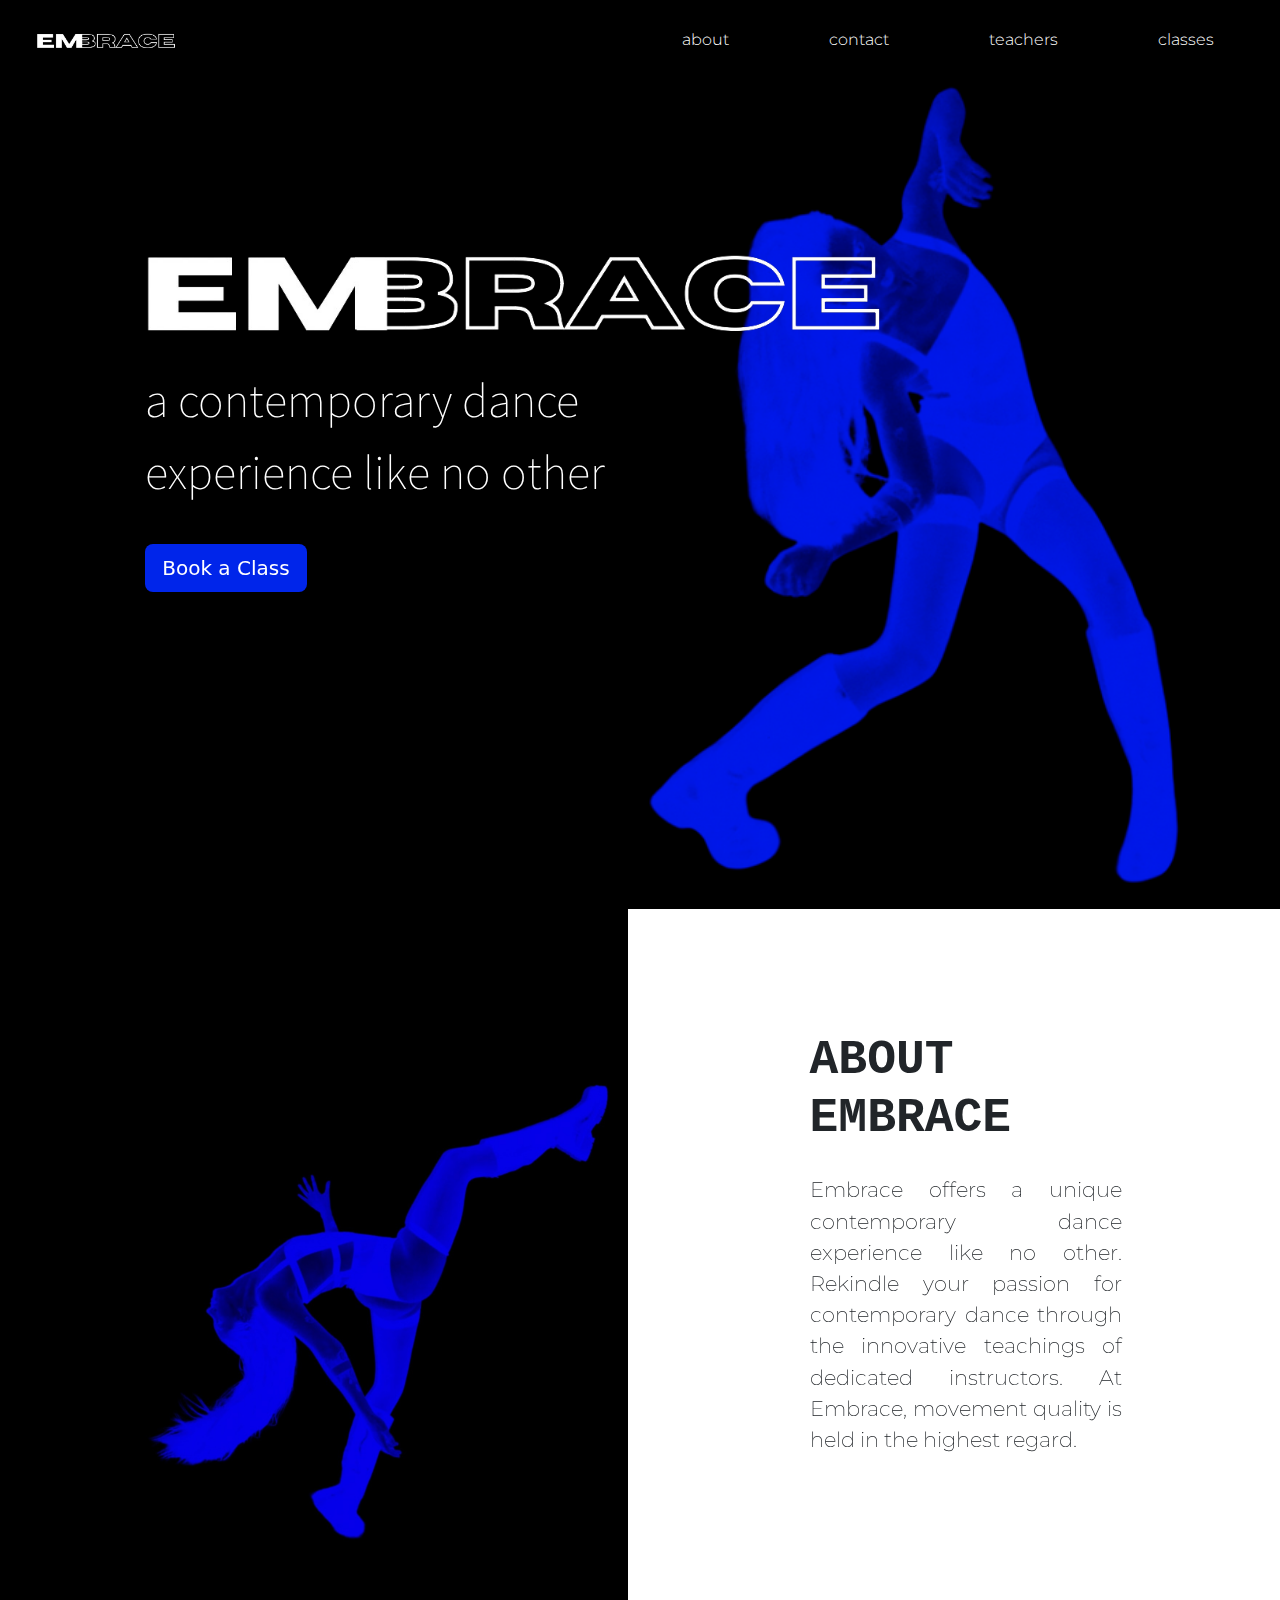
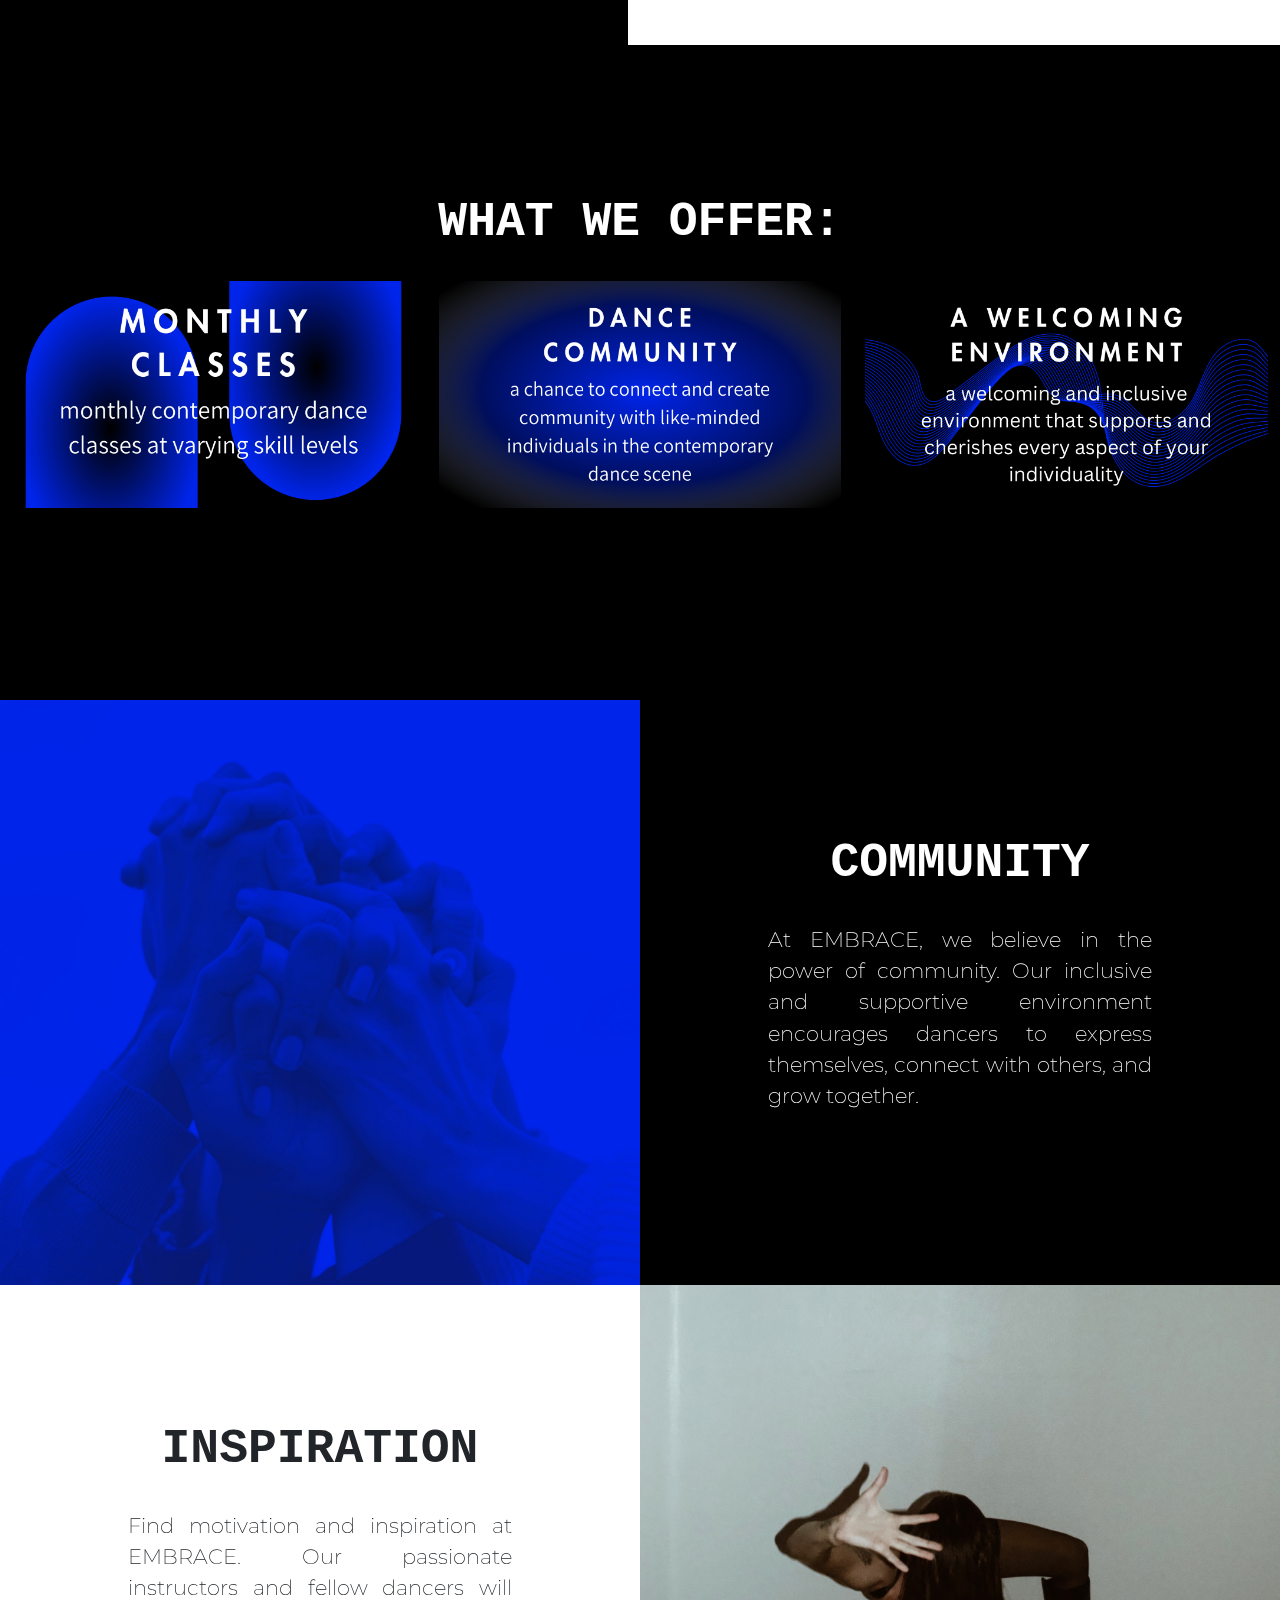
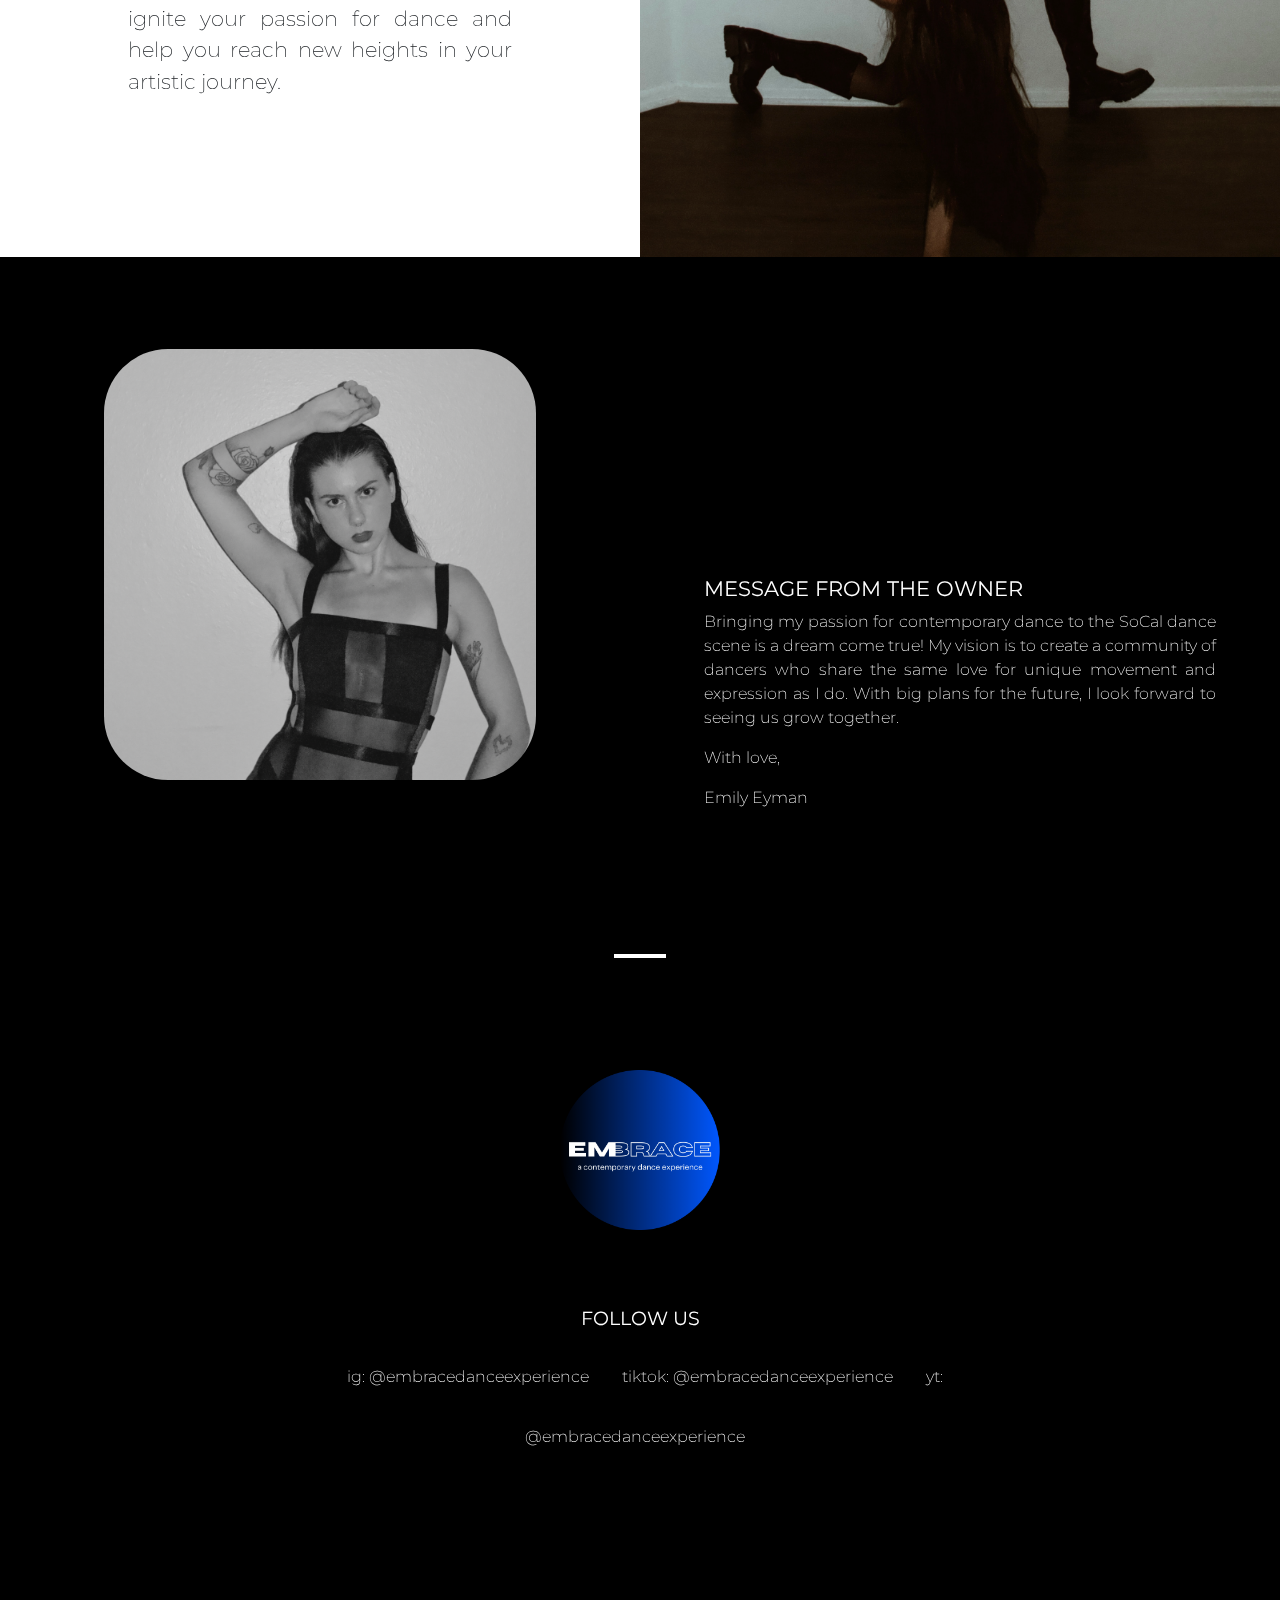
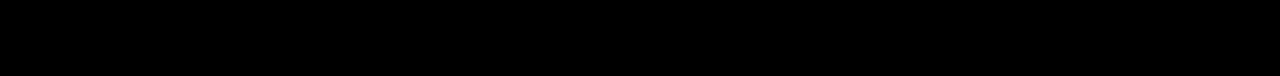
<file: index.html>
<!DOCTYPE html>
<html lang="en">
<head>
    <meta charset="UTF-8">
    <meta name="viewport" content="width=device-width, initial-scale=1.0">
    <title>EMBRACE</title>

    <!-- Bootstrap -->
    <link rel="stylesheet" href="./styles/bootstrap/css/bootstrap.min.css">
    <!-- Fonts -->
    <link rel="preconnect" href="https://fonts.googleapis.com">
    <link rel="preconnect" href="https://fonts.gstatic.com" crossorigin>
    <link href="https://fonts.googleapis.com/css2?family=Assistant:wght@200&family=Cousine:ital,wght@0,400;0,700;1,400;1,700&family=Montserrat:ital,wght@0,100..900;1,100..900&display=swap" rel="stylesheet">
    <!-- CSS -->
    <link rel="stylesheet" href="styles/main.css">

</head>
<body>
    <div id="page-container">
        <div id="page-content">
            <!-- Navbar -->
            <section id="home">
                <div class="navbarDiv container-fluid">
                    <nav class="navbar navbar-expand-lg">
                    <a class="navbar-brand" href="#home"><img class="logo" src="images/logo.jpeg" alt="logo"></a>
                    <button class="navbar-toggler navbar-light" type="button" data-bs-toggle="collapse" data-bs-target="#navbarNav" aria-controls="navbarNav" aria-expanded="false" aria-label="Toggle navigation">
                        <span class="navbar-toggler-icon"></span>
                    </button>
                    <div class="collapse navbar-collapse" id="navbarNav">
                        <ul class="navbar-nav ms-auto">
                        <li class="nav-item">
                            <a class="nav-link" href="#about">about</a>
                        </li>
                        <li class="nav-item">
                            <a class="nav-link" href="#contact">contact</a>
                        </li>
                        <li class="nav-item">
                            <a class="nav-link" href="teachers.html">teachers</a>
                        </li>
                        <li class="nav-item">
                            <a class="nav-link" href="https://tweek.so/share/fEUVFpKJWMN3XpTpw8kg">classes</a>
                        </li>
                        </ul>
                    </div>
                    </nav>
                </div>
            </section>

            <!-- Home -->
            <section>
                <div class="home">
                    <div class="image-stack">
                        <div class="stack-item image-bottom">
                            <img class="home-background" src="images/background.png" alt="background">
                        </div>
                        <div class="stack-item image-top">
                            <div>
                                <img class= "logo-transparent" src="images/logo-transparent.png" alt="logo">
                            </div>
                            <div class="text-div"><p class="home-text">a contemporary dance experience like no other</p> </div> 
                            <div><a type="button" class="btn btn-lg contact-btn" href="https://www.instagram.com/embracedanceexperience" role="button">Book a Class</a></div> 
                        </div>
                    </div> 
                </div>
            </section>
            <!-- About -->
            <section id="about">
                <div class="container-fluid about">
                    <div class="row">
                    <div class="col-lg-6">
                        <img class="about-pic" src="images/about.jpeg" alt="about-pic">
                    </div>
                    <div class="col-lg-6 about-text">
                        <h3 class="section-title">ABOUT EMBRACE</h3>
                        <p class="section-text">Embrace offers a unique contemporary dance experience like no other. Rekindle your passion for contemporary dance through the innovative teachings of dedicated instructors. At Embrace, movement quality is held in the highest regard.</p>
                    </div>
                    </div>
                </div>
            </section>
            <!-- Offers -->
            <section>
                <div id="offers">
                    <div class="offers-title">
                        <h3 class="section-title">WHAT WE OFFER:</h3>
                    </div>
                    <div class="container-fluid offers-div">
                        <div class="row">
                        <div class="col-lg-4 offers-pic-div" >
                            <img class="offers-pic" src="images/monthly-classes.PNG" alt="monthly-classes">
                        </div>
                        <div class="col-lg-4 offers-pic-div" >
                            <img class="offers-pic" src="images/dance-community.PNG" alt="dance-community">
                        </div>
                        <div class="col-lg-4 offers-pic-div" >
                            <img class="offers-pic" src="images/environment.PNG" alt="environment">
                        </div>
    
                        </div>
                    </div>
                </div>
            </section>
            <!-- Community -->
            <section>
                <div class="container-fluid community">
                    <div class="row">
                        <div class="col-lg-6 community-pic-div" >
                            <img class="community-pic" src="images/community.jpeg" alt="community-pic">
                        </div>
                        <div class="col-lg-6 community-text">
                            <h3 class="section-title">COMMUNITY</h3>
                            <p class="section-text">At EMBRACE, we believe in the power of community. Our inclusive and supportive environment encourages dancers to express themselves, connect with others, and grow together.</p>
                        </div>
                    </div>
                </div>
            </section>
            <!-- Inspiration -->
            <section>
                <div class="container-fluid inspiration">
                    <div class="row">
                    <div class="col-lg-6 inspiration-text">
                        <h3 class="section-title">INSPIRATION</h3>
                        <p class="section-text">Find motivation and inspiration at EMBRACE. Our passionate instructors and fellow dancers will ignite your passion for dance and help you reach new heights in your artistic journey.</p>
                    </div>
                    <div class="col-lg-6 inspiration-pic-div">
                        <img class="inspiration-pic" src="images/inspiration.jpeg" alt="inspiration-pic">
                    </div>
                    </div>
                </div>
            </section>
            <!-- Owner Message -->
            <section>
                <div class="container-fluid owner-message">
                    <div class="row">
                        <div class="col-lg-6 owner-pic-div" >
                            <img class="owner-pic" src="images/image0.png" alt="owner-pic">
                        </div>
                        <div class="col-lg-6 message-div">
                            <h2>MESSAGE FROM THE OWNER</h2>
                            <p class="message-p">Bringing my passion for contemporary dance to the SoCal dance scene is a dream come true! My vision is to create a community of dancers who share the same love for unique movement and expression as I do. With big plans for the future, I look forward to seeing us grow together.</p>
                            <p class="message-love">With love,</p>
                            <p class="message-love">Emily Eyman</p>
                        </div>
                    </div>
                </div>

                <!-- <div class="container-fluid owner">
                    <div class="row">
                        <div class="col-lg-6 owner-pic-div" >
                            <img class="owner-pic" src="images/owner.png" alt="owner-pic">
                        </div>
                        <div class="col-lg-6 message-div">
                            <h2>MESSAGE FROM THE OWNER</h2>
                            <p class="message-p">Bringing my passion for contemporary dance to the SoCal dance scene is a dream come true! My vision is to create a community of dancers who share the same love for unique movement and expression as I do. With big plans for the future, I look forward to seeing us grow together.</p>
                            <p class="message-love">With love,</p>
                            <p class="message-love">Emily Eyman</p>
                        </div>
                    </div>
                </div> -->
            </section>
            <hr class="white-hr">
            <section id="contact">
                <div id="follow-us" class="col-lg-12">
                    <div><img class="round-logo" src="images/round-logo.PNG" alt="logo"></div>
                    <div class="follow-us-div">
                        <h2 class="follow-us">FOLLOW US</h2>
                        <a class="social-links" href="https://www.instagram.com/embracedanceexperience">ig: @embracedanceexperience</a>
                        <a class="social-links" href="https://www.tiktok.com/@embracedanceexperience?_t=8orobdfro3x&_r=1">tiktok: @embracedanceexperience</a>
                        <a class="social-links" href="https://m.youtube.com/@embracedanceexperience">yt: @embracedanceexperience</a>
                    </div>
                   
                </div>
            </section>
        </div>
        <!-- Footer -->
        <div id="footer">
            <footer>
                <div class="links">
                    <a class="footer-link" href="mailto:embracedanceexperience@yahoo.com">Contact us</a>
                </div>
                <p class="copyright">© 2024 by EMBRACE. All rights reserved.</p>
            </footer>
        </div>
    </div>
 
    <script src="./styles/bootstrap/js/bootstrap.bundle.min.js"></script>
</body>
</html>
</file>
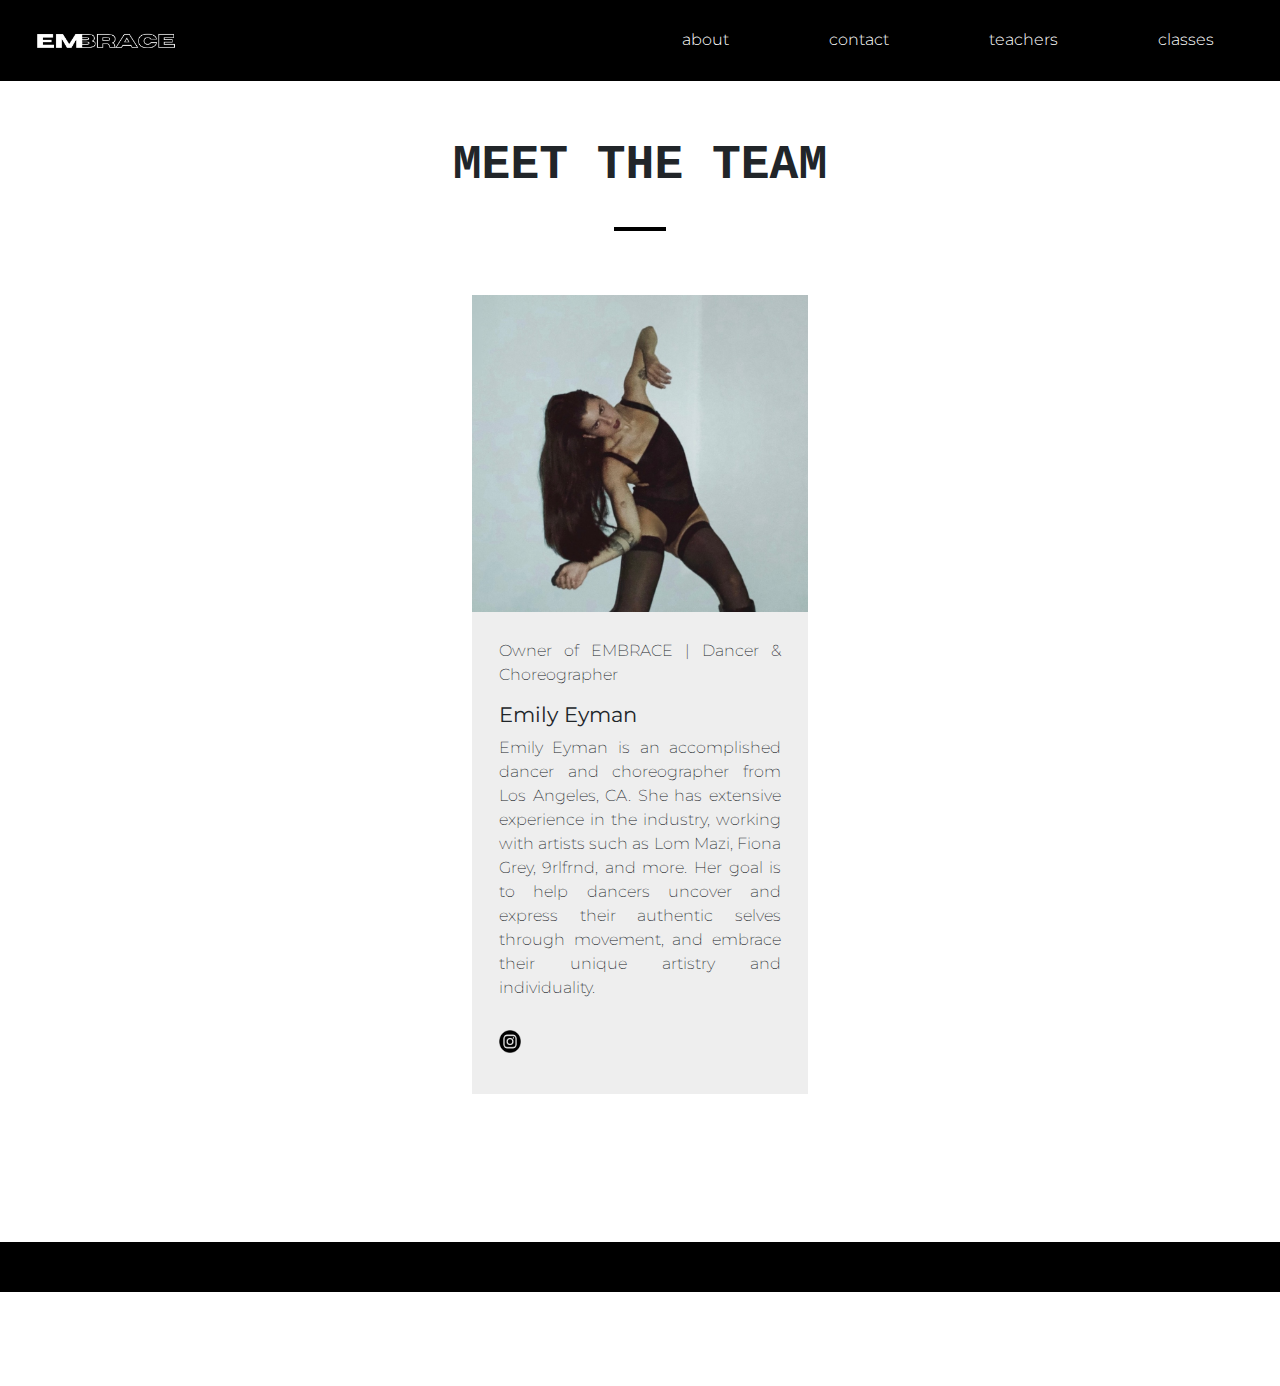
<file: teachers.html>
<!DOCTYPE html>
<html lang="en">
<head>
    <meta charset="UTF-8">
    <meta name="viewport" content="width=device-width, initial-scale=1.0">
    <title>Teachers</title>

    <!-- Bootstrap -->
    <link rel="stylesheet" href="styles/bootstrap/css/bootstrap.min.css">
    <!-- Fonts -->
    <link rel="preconnect" href="https://fonts.googleapis.com">
    <link rel="preconnect" href="https://fonts.gstatic.com" crossorigin>
    <link href="https://fonts.googleapis.com/css2?family=Assistant:wght@200&family=Cousine:ital,wght@0,400;0,700;1,400;1,700&family=Montserrat:ital,wght@0,100..900;1,100..900&display=swap" rel="stylesheet">
    <!-- CSS -->
    <link rel="stylesheet" href="./styles/main.css">

</head>
<body id="body-teachers">
    <div id="page-container">
        <div id="page-content">
            <!-- Navbar -->
            <div id="home" class="navbarDiv container-fluid">
                <nav class="navbar navbar-expand-lg">
                <a class="navbar-brand" href="index.html#home"><img class="logo" src="images/logo.jpeg" alt="logo"></a>
                <button class="navbar-toggler navbar-light" type="button" data-bs-toggle="collapse" data-bs-target="#navbarNav" aria-controls="navbarNav" aria-expanded="false" aria-label="Toggle navigation">
                    <span class="navbar-toggler-icon"></span>
                </button>
                <div class="collapse navbar-collapse" id="navbarNav">
                    <ul class="navbar-nav ms-auto">
                    <li class="nav-item">
                        <a class="nav-link" href="index.html#about">about</a>
                    </li>
                    <li class="nav-item">
                        <a class="nav-link" href="index.html#contact">contact</a>
                    </li>
                    <li class="nav-item">
                        <a class="nav-link" href="index.html#teachers.html">teachers</a>
                    </li>
                    <li class="nav-item">
                        <a class="nav-link" href="https://tweek.so/share/fEUVFpKJWMN3XpTpw8kg">classes</a>
                    </li>
                    </ul>
                </div>
                </nav>
            </div>
            <div id="team-title">
                <h3 class="section-title">MEET THE TEAM</h3>
            </div>
            <hr>
            <div class="container-fluid about-div">
                <div class="row">
                    <div class="about-teacher col-lg-12">
                        <div class="about-pic">
                            <img class="teacher-pic" src="images/emily.jpeg" alt="emily">
                        </div>
                        <div id="about-box">
                            <div id="about-text">
                                <p>Owner of EMBRACE | Dancer & Choreographer</p>
                                <h2>Emily Eyman</h2>
                                <p>Emily Eyman is an accomplished dancer and choreographer from Los Angeles, CA. She has extensive experience in the industry, working with artists such as Lom Mazi, Fiona Grey, 9rlfrnd, and more. Her goal is to help dancers uncover and express their authentic selves through movement, and embrace their unique artistry and individuality.</p>
                                <a class="instagram" href="https://www.instagram.com/emilyeyman/"><img class="instagram-logo" src="images/instagram.png" alt="instagram-logo"></a>
                            </div>
                        </div>
                    </div>
                </div>
            </div>
        </div>
            <!-- Footer -->
            <footer id="footer">
                <div class="links">
                    <a class="footer-link" href="https://www.instagram.com/embracedanceexperience">Instagram</a>
                    <a class="footer-link" href="mailto:embracedanceexperience@yahoo.com">Contact us</a>
                </div>
                <p class="copyright">© 2024 by EMBRACE. All rights reserved.</p>
            </footer>
    </div>   
    <script src="./styles/bootstrap/js/bootstrap.bundle.min.js"></script> 
</body>
</html>
</file>
<file: styles/main.css>
body, html {
  overflow-x: hidden;
}

body {
  background-color: black;
  font-size: 2.5em;
}

#body-teachers {
  background-color: white;
}

p {
  font-family: 'Montserrat';
  font-weight: 200;
  font-size: 1rem;
}

h2 {
  font-family: 'Montserrat';
  font-weight: 400;
  font-size: 1.3rem;
}

#page-container {
  position: relative;
  min-height: 100vh;
}

#page-content {
  padding-bottom: 3%;
}

.section-title {
  font-family: 'Cousine';
  font-weight: 700;
  font-size: 3rem;
  padding: 2% 0;
}

.section-text {
  font-family: 'Montserrat';
  font-weight: 200;
  font-size: 1.3rem;
  padding: 4% 0;
  text-align: justify;
}

/* Navigation Bar */

.navbarDiv {
  padding: 0;
  width: 100%;
}

.navbar {
  padding: 1rem;
  width: 100%;
  background-color: black;
}

.navbar-toggler {
  background-color: white;
  border-color: black;
}

.navbar-toggler:hover {
  background-color: #0025EA;
}

.navbar-brand {
  color: white;
}

.logo {
  width: 10rem;
}

.nav-item {
  padding: 0 18px;
}

.nav-link {
  font-size: 1rem;
  font-family: 'Montserrat';
  font-weight: 300;
  color: white !important;
  padding: 0 2rem !important;
}

.nav-link:hover {
  color: #0025EA !important;
}

/* Home */
.home {
  height: 92vh;
}

.image-stack {
  position: relative;
  width: 100%;
}

.image-bottom {
  position: absolute;
  right: 0;
  top: 0;
  height: 100vh;
  z-index: -1;
}

.image-top {
  padding: 11% 4% 10% 8%;
  width: 100%; 
}

img {
  display: block;
}

.home-background {
  height: 90%;
}

.logo-transparent {
  width: 70%;
}

.text-div {
  width: 46%;
  margin-left: 3.8%;
  padding-bottom: 1%;
  padding-right: 0;
}

.home-text {
  color: white;
  font-size: 3rem;
  font-family: 'Assistant';
  font-weight: 200;
}

.contact-btn {
  background-color: #0025EA;
  color: white;
  margin-left: 3.8%;
}

.contact-btn:hover {
  background-color: white;
  color: black;
}

/* About */
.about {
  text-align: justify;
  width: 100%;
  background-color: white;
  padding: 0;
}

.about-pic {
  width: 100%;
}

.about-text {
  padding: 9% 13%;
}

.learnMore-btn {
  background-color: #0025EA;
  color: white;
}

.learnMore-btn:hover {
  background-color: black;
  color: white;
}

/* Offers */

#offers {
  padding: 10% 0 15%;
}

.offers-title {
  width: 100%;
  text-align: center;
  background-color: black;
  color: white;
  padding: 0 8%;
}

.offers-pic {
  width: 100%;
}

/* Community */

.community {
  width: 100%;
}

.community-pic-div {
  padding: 0;
}

.community-pic {
  width: 100%;
}

.community-text {
  background-color: black;
  color: white;
  padding: 10%;
  text-align: center;
}

/* Inspiration */

.inspiration-pic-div {
  padding: 0;
}

.inspiration-pic {
  width: 100%;
}

.inspiration-text {
  background-color: white;
  padding: 10%;
  text-align: center;
}

/* Owner Message */

.owner-message {
  background-color: black;
  height: fit-content;
}

.owner-pic {
  display: block;
  margin: 15% auto 0;
  width: 70%;
  border-radius: 4rem;
}

.message-div {
  color: white;
  padding: 25% 5% 10%;
}

.message-p {
  text-align: justify;
}

.white-hr {
  border: 2px solid white;
  width: 4%;
  margin: auto;
  opacity: 1;
}

/* Folloy Us */

#follow-us {
  padding: 7rem 0 3rem;
}

.round-logo {
  width: 10rem;
  display: block;
  margin: auto;
  padding-bottom: 6%;
}

.follow-us-div {
  display: block;
  margin: auto;
  text-align: center;
  padding-bottom: 3%;
  width: 60%;
}

.follow-us {
  color: white;
  font-family: 'Montserrat';
  font-weight: 400;
  font-size: 1.2rem;
}

.social-links {
  color: white;
  font-family: 'Montserrat';
  font-weight: 200;
  font-size: 1rem;
  padding: 0 10px;
}

/* TEACHERS */

#team-title {
  width: 100%;
  text-align: center;
  padding: 2rem 2rem 0;
}

hr {
  border: 2px solid black;
  width: 4%;
  margin: auto;
  opacity: 1;
}

.about-div {
  width: 25rem;
  padding: 4rem 2rem 10rem;
}

#about-teacher {
  width: 28%;
  display: block;
  margin: 5% auto;
}

.teacher-pic {
  width: 100%;
}

#about-box {
  background-color: #EEEEEE;
}

#about-text {
  padding: 8%;
  text-align: justify;
}

.instagram {
display: block;
height: 10%;
padding: 5% 0;
}

.instagram-logo {
  width: 8%;
}

/* Footer */

#footer {
  position: absolute;
  bottom: 0;
  width: 100%;
  height: 2.5rem;    
  background-color: black;
  padding-top: 50px;
  text-align: center;
}
  
.links {
  font-family: 'Montserrat';
  font-weight: 300;
  background-color: black;
  bottom: 3%;
  font-size: 1rem;
}

.copyright {
  background-color: black;
  color: white;
  padding: 40px 0 10px;
  font-size: 0.8rem;
  font-family: 'Montserrat';
  font-weight: 300;
}

a {
  color: white;
  text-decoration: none;
  padding: 10px;
}

a:hover {
  color: #0025EA;
}
</file>
